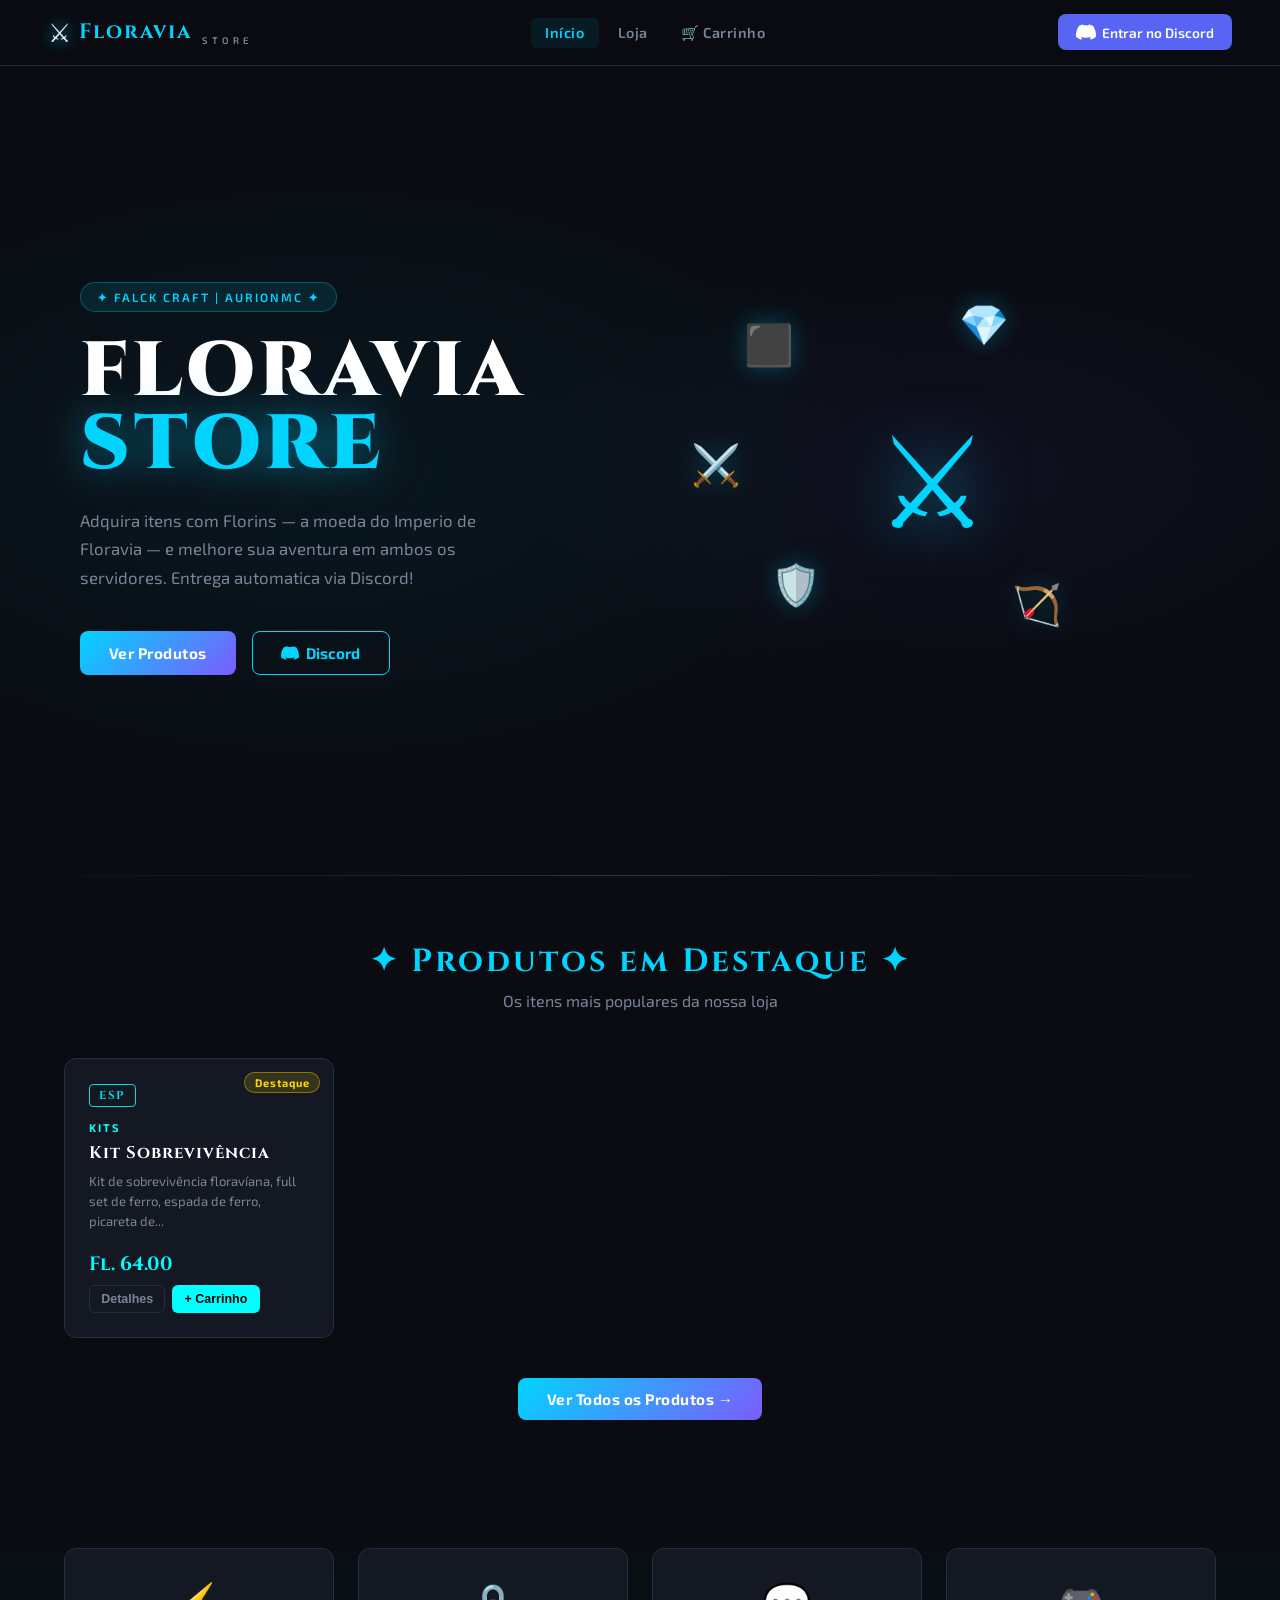
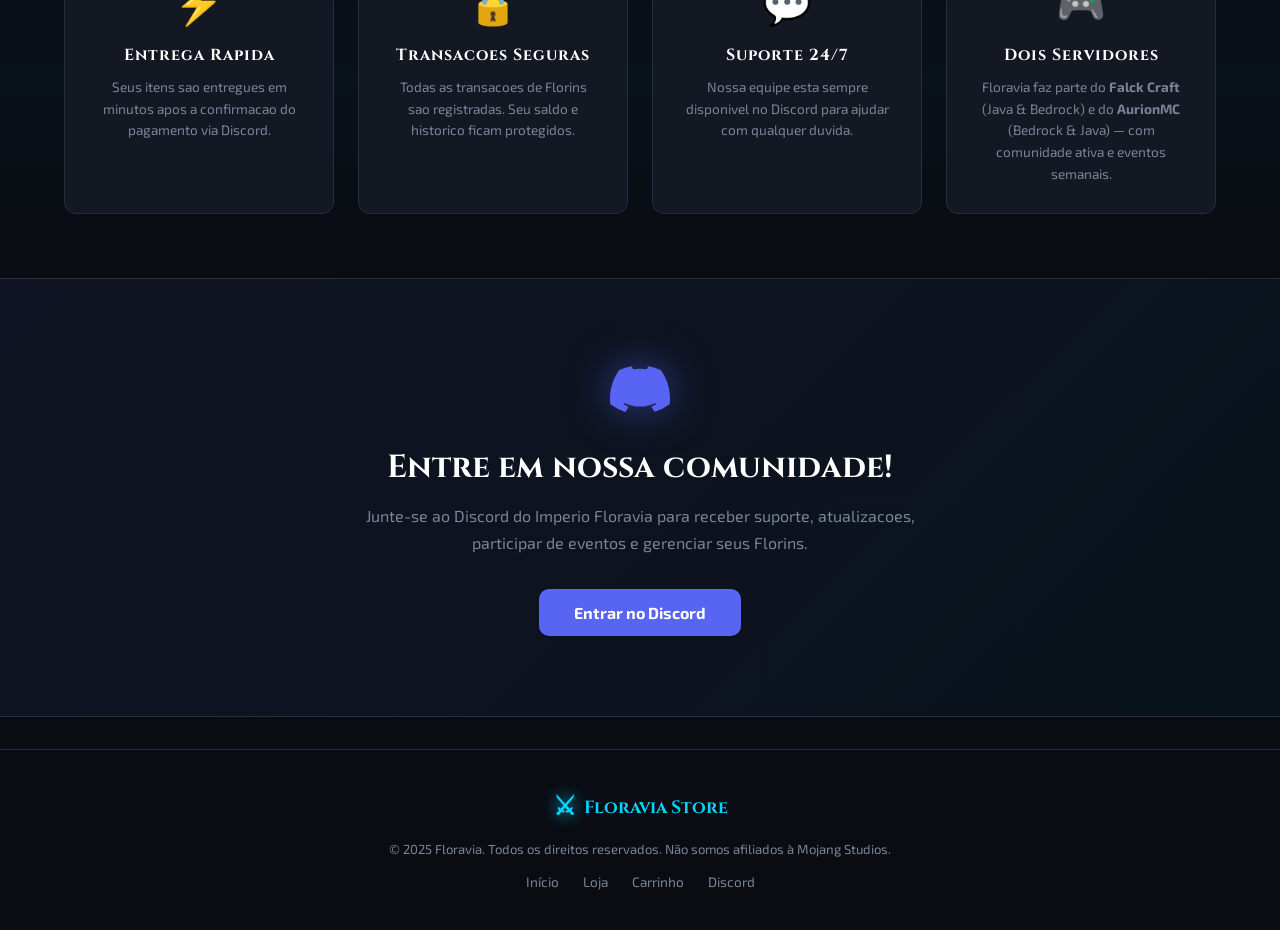
<file: index.html>
<!DOCTYPE html>
<html lang="pt-BR">
<head>
  <meta charset="UTF-8" />
  <meta name="viewport" content="width=device-width, initial-scale=1.0" />
  <title>Floravia Store - Loja Oficial</title>
  <link rel="stylesheet" href="style.css" />
  <link href="https://fonts.googleapis.com/css2?family=Cinzel:wght@400;700;900&family=Exo+2:wght@300;400;600;700&display=swap" rel="stylesheet" />
</head>
<body>

<!-- PARTÍCULAS DE FUNDO -->
<div class="particles" id="particles"></div>

<!-- NAVBAR -->
<nav class="navbar">
  <div class="nav-logo">
    <div class="logo-icon">⚔</div>
    <span class="logo-text">Floravia</span>
    <span class="logo-sub">STORE</span>
  </div>
  <ul class="nav-links">
    <li><a href="index.html" class="active">Início</a></li>
    <li><a href="loja.html">Loja</a></li>
    <li><a href="carrinho.html">🛒 Carrinho <span class="cart-badge" id="cartBadge">0</span></a></li>
  </ul>
  <a href="https://discord.gg/vR4H8276V" target="_blank" class="btn-discord">
    <svg width="20" height="20" viewBox="0 0 24 24" fill="currentColor"><path d="M20.317 4.37a19.791 19.791 0 0 0-4.885-1.515.074.074 0 0 0-.079.037c-.21.375-.444.864-.608 1.25a18.27 18.27 0 0 0-5.487 0 12.64 12.64 0 0 0-.617-1.25.077.077 0 0 0-.079-.037A19.736 19.736 0 0 0 3.677 4.37a.07.07 0 0 0-.032.027C.533 9.046-.32 13.58.099 18.057.1 18.082.114 18.105.132 18.12a19.9 19.9 0 0 0 5.993 3.03.078.078 0 0 0 .084-.028 14.09 14.09 0 0 0 1.226-1.994.076.076 0 0 0-.041-.106 13.107 13.107 0 0 1-1.872-.892.077.077 0 0 1-.008-.128 10.2 10.2 0 0 0 .372-.292.074.074 0 0 1 .077-.01c3.928 1.793 8.18 1.793 12.062 0a.074.074 0 0 1 .078.01c.12.098.246.198.373.292a.077.077 0 0 1-.006.127 12.299 12.299 0 0 1-1.873.892.077.077 0 0 0-.041.107c.36.698.772 1.362 1.225 1.993a.076.076 0 0 0 .084.028 19.839 19.839 0 0 0 6.002-3.03.077.077 0 0 0 .032-.054c.5-5.177-.838-9.674-3.549-13.66a.061.061 0 0 0-.031-.03z"/></svg>
    Entrar no Discord
  </a>
</nav>

<!-- HERO -->
<section class="hero">
  <div class="hero-content">
    <div class="hero-badge">✦ Falck Craft | AurionMC ✦</div>
    <h1 class="hero-title">FLORAVIA<br/><span>STORE</span></h1>
    <p class="hero-desc">Adquira itens com Florins — a moeda do Imperio de Floravia — e melhore sua aventura em ambos os servidores. Entrega automatica via Discord!</p>
    <div class="hero-btns">
      <a href="loja.html" class="btn-primary">Ver Produtos</a>
      <a href="https://discord.gg/vR4H8276V" target="_blank" class="btn-outline">
        <svg width="18" height="18" viewBox="0 0 24 24" fill="currentColor"><path d="M20.317 4.37a19.791 19.791 0 0 0-4.885-1.515.074.074 0 0 0-.079.037c-.21.375-.444.864-.608 1.25a18.27 18.27 0 0 0-5.487 0 12.64 12.64 0 0 0-.617-1.25.077.077 0 0 0-.079-.037A19.736 19.736 0 0 0 3.677 4.37a.07.07 0 0 0-.032.027C.533 9.046-.32 13.58.099 18.057.1 18.082.114 18.105.132 18.12a19.9 19.9 0 0 0 5.993 3.03.078.078 0 0 0 .084-.028 14.09 14.09 0 0 0 1.226-1.994.076.076 0 0 0-.041-.106 13.107 13.107 0 0 1-1.872-.892.077.077 0 0 1-.008-.128 10.2 10.2 0 0 0 .372-.292.074.074 0 0 1 .077-.01c3.928 1.793 8.18 1.793 12.062 0a.074.074 0 0 1 .078.01c.12.098.246.198.373.292a.077.077 0 0 1-.006.127 12.299 12.299 0 0 1-1.873.892.077.077 0 0 0-.041.107c.36.698.772 1.362 1.225 1.993a.076.076 0 0 0 .084.028 19.839 19.839 0 0 0 6.002-3.03.077.077 0 0 0 .032-.054c.5-5.177-.838-9.674-3.549-13.66a.061.061 0 0 0-.031-.03z"/></svg>
        Discord
      </a>
    </div>
  </div>
  <div class="hero-art">
    <div class="mc-block b1">⬛</div>
    <div class="mc-block b2">💎</div>
    <div class="mc-block b3">⚔️</div>
    <div class="mc-block b4">🛡️</div>
    <div class="mc-block b5">🏹</div>
    <div class="floating-sword">⚔</div>
  </div>
</section>

<!-- DESTAQUES -->
<section class="section-destaque">
  <div class="section-header">
    <h2>✦ Produtos em Destaque ✦</h2>
    <p>Os itens mais populares da nossa loja</p>
  </div>
  <div class="produtos-grid" id="destaqueGrid">
    <div class="loading-spinner">
      <div class="spinner"></div>
      <p>Carregando produtos...</p>
    </div>
  </div>
  <div class="section-footer">
    <a href="loja.html" class="btn-primary">Ver Todos os Produtos →</a>
  </div>
</section>

<!-- FEATURES -->
<section class="features">
  <div class="feature-card">
    <div class="feature-icon">⚡</div>
    <h3>Entrega Rapida</h3>
    <p>Seus itens sao entregues em minutos apos a confirmacao do pagamento via Discord.</p>
  </div>
  <div class="feature-card">
    <div class="feature-icon">🔒</div>
    <h3>Transacoes Seguras</h3>
    <p>Todas as transacoes de Florins sao registradas. Seu saldo e historico ficam protegidos.</p>
  </div>
  <div class="feature-card">
    <div class="feature-icon">💬</div>
    <h3>Suporte 24/7</h3>
    <p>Nossa equipe esta sempre disponivel no Discord para ajudar com qualquer duvida.</p>
  </div>
  <div class="feature-card">
    <div class="feature-icon">🎮</div>
    <h3>Dois Servidores</h3>
    <p>Floravia faz parte do <strong>Falck Craft</strong> (Java &amp; Bedrock) e do <strong>AurionMC</strong> (Bedrock &amp; Java) — com comunidade ativa e eventos semanais.</p>
  </div>
</section>

<!-- DISCORD CTA -->
<section class="discord-cta">
  <div class="discord-content">
    <div class="discord-icon">
      <svg width="60" height="60" viewBox="0 0 24 24" fill="currentColor"><path d="M20.317 4.37a19.791 19.791 0 0 0-4.885-1.515.074.074 0 0 0-.079.037c-.21.375-.444.864-.608 1.25a18.27 18.27 0 0 0-5.487 0 12.64 12.64 0 0 0-.617-1.25.077.077 0 0 0-.079-.037A19.736 19.736 0 0 0 3.677 4.37a.07.07 0 0 0-.032.027C.533 9.046-.32 13.58.099 18.057.1 18.082.114 18.105.132 18.12a19.9 19.9 0 0 0 5.993 3.03.078.078 0 0 0 .084-.028 14.09 14.09 0 0 0 1.226-1.994.076.076 0 0 0-.041-.106 13.107 13.107 0 0 1-1.872-.892.077.077 0 0 1-.008-.128 10.2 10.2 0 0 0 .372-.292.074.074 0 0 1 .077-.01c3.928 1.793 8.18 1.793 12.062 0a.074.074 0 0 1 .078.01c.12.098.246.198.373.292a.077.077 0 0 1-.006.127 12.299 12.299 0 0 1-1.873.892.077.077 0 0 0-.041.107c.36.698.772 1.362 1.225 1.993a.076.076 0 0 0 .084.028 19.839 19.839 0 0 0 6.002-3.03.077.077 0 0 0 .032-.054c.5-5.177-.838-9.674-3.549-13.66a.061.061 0 0 0-.031-.03z"/></svg>
    </div>
    <h2>Entre em nossa comunidade!</h2>
    <p>Junte-se ao Discord do Imperio Floravia para receber suporte, atualizacoes, participar de eventos e gerenciar seus Florins.</p>
    <a href="https://discord.gg/vR4H8276V" target="_blank" class="btn-discord-big">Entrar no Discord</a>
  </div>
</section>

<!-- FOOTER -->
<footer class="footer">
  <div class="footer-content">
    <div class="footer-logo">
      <div class="logo-icon">⚔</div>
      <span>Floravia Store</span>
    </div>
    <p>© 2025 Floravia. Todos os direitos reservados. Não somos afiliados à Mojang Studios.</p>
    <div class="footer-links">
      <a href="index.html">Início</a>
      <a href="loja.html">Loja</a>
      <a href="carrinho.html">Carrinho</a>
      <a href="https://discord.gg/vR4H8276V" target="_blank">Discord</a>
    </div>
  </div>
</footer>

<script src="app.js"></script>
<script>
  // Gerar partículas
  const container = document.getElementById('particles');
  for (let i = 0; i < 40; i++) {
    const p = document.createElement('div');
    p.className = 'particle';
    p.style.left = Math.random() * 100 + '%';
    p.style.animationDelay = Math.random() * 8 + 's';
    p.style.animationDuration = (6 + Math.random() * 6) + 's';
    p.style.width = p.style.height = (2 + Math.random() * 4) + 'px';
    container.appendChild(p);
  }

  // Carregar destaques
  carregarProdutos().then(produtos => {
    const destaques = produtos.filter(p => p.destaque === 'sim' && p.disponivel === 'sim');
    const grid = document.getElementById('destaqueGrid');
    grid.innerHTML = '';
    if (destaques.length === 0) {
      grid.innerHTML = '<p class="no-products">Nenhum produto em destaque no momento.</p>';
      return;
    }
    destaques.forEach(p => {
      grid.innerHTML += criarCardProduto(p);
    });
    atualizarBadge();
  }).catch(() => {
    document.getElementById('destaqueGrid').innerHTML = '<p class="no-products">Nao foi possivel carregar o produtos.txt. Verifique se o arquivo esta no repositorio.</p>';
  });
</script>
</body>
</html>
</file>
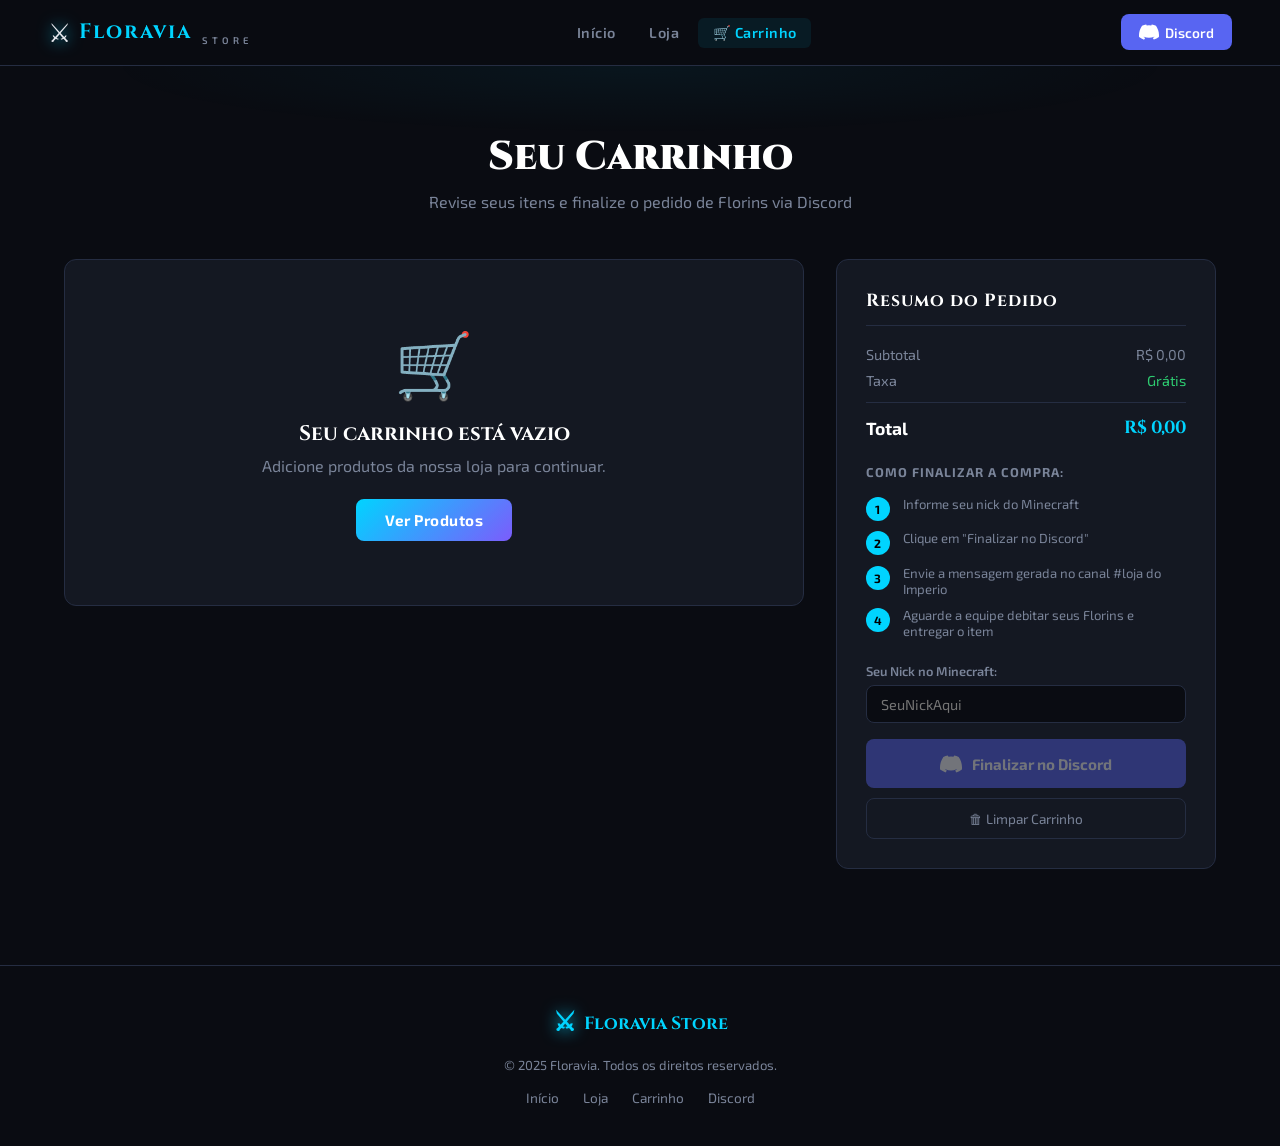
<file: carrinho.html>
<!DOCTYPE html>
<html lang="pt-BR">
<head>
  <meta charset="UTF-8" />
  <meta name="viewport" content="width=device-width, initial-scale=1.0" />
  <title>Carrinho - Floravia Store</title>
  <link rel="stylesheet" href="style.css" />
  <link href="https://fonts.googleapis.com/css2?family=Cinzel:wght@400;700;900&family=Exo+2:wght@300;400;600;700&display=swap" rel="stylesheet" />
</head>
<body>

<div class="particles" id="particles"></div>

<nav class="navbar">
  <div class="nav-logo">
    <div class="logo-icon">⚔</div>
    <span class="logo-text">Floravia</span>
    <span class="logo-sub">STORE</span>
  </div>
  <ul class="nav-links">
    <li><a href="index.html">Início</a></li>
    <li><a href="loja.html">Loja</a></li>
    <li><a href="carrinho.html" class="active">🛒 Carrinho <span class="cart-badge" id="cartBadge">0</span></a></li>
  </ul>
  <a href="https://discord.gg/vR4H8276V" target="_blank" class="btn-discord">
    <svg width="20" height="20" viewBox="0 0 24 24" fill="currentColor"><path d="M20.317 4.37a19.791 19.791 0 0 0-4.885-1.515.074.074 0 0 0-.079.037c-.21.375-.444.864-.608 1.25a18.27 18.27 0 0 0-5.487 0 12.64 12.64 0 0 0-.617-1.25.077.077 0 0 0-.079-.037A19.736 19.736 0 0 0 3.677 4.37a.07.07 0 0 0-.032.027C.533 9.046-.32 13.58.099 18.057.1 18.082.114 18.105.132 18.12a19.9 19.9 0 0 0 5.993 3.03.078.078 0 0 0 .084-.028 14.09 14.09 0 0 0 1.226-1.994.076.076 0 0 0-.041-.106 13.107 13.107 0 0 1-1.872-.892.077.077 0 0 1-.008-.128 10.2 10.2 0 0 0 .372-.292.074.074 0 0 1 .077-.01c3.928 1.793 8.18 1.793 12.062 0a.074.074 0 0 1 .078.01c.12.098.246.198.373.292a.077.077 0 0 1-.006.127 12.299 12.299 0 0 1-1.873.892.077.077 0 0 0-.041.107c.36.698.772 1.362 1.225 1.993a.076.076 0 0 0 .084.028 19.839 19.839 0 0 0 6.002-3.03.077.077 0 0 0 .032-.054c.5-5.177-.838-9.674-3.549-13.66a.061.061 0 0 0-.031-.03z"/></svg>
    Discord
  </a>
</nav>

<div class="page-header">
  <h1>Seu Carrinho</h1>
  <p>Revise seus itens e finalize o pedido de Florins via Discord</p>
</div>

<div class="carrinho-container">
  <!-- ITENS DO CARRINHO -->
  <div class="carrinho-itens" id="carrinhoItens">
    <div class="loading-spinner">
      <div class="spinner"></div>
    </div>
  </div>

  <!-- RESUMO -->
  <div class="carrinho-resumo">
    <div class="resumo-card">
      <h3>Resumo do Pedido</h3>
      <div class="resumo-linha">
        <span>Subtotal</span>
        <span id="subtotal">R$ 0,00</span>
      </div>
      <div class="resumo-linha">
        <span>Taxa</span>
        <span class="verde">Grátis</span>
      </div>
      <div class="resumo-total">
        <span>Total</span>
        <span id="total">R$ 0,00</span>
      </div>

      <div class="checkout-section">
        <h4>Como finalizar a compra:</h4>
        <div class="steps">
          <div class="step">
            <div class="step-num">1</div>
            <p>Informe seu nick do Minecraft</p>
          </div>
          <div class="step">
            <div class="step-num">2</div>
            <p>Clique em "Finalizar no Discord"</p>
          </div>
          <div class="step">
            <div class="step-num">3</div>
            <p>Envie a mensagem gerada no canal #loja do Imperio</p>
          </div>
          <div class="step">
            <div class="step-num">4</div>
            <p>Aguarde a equipe debitar seus Florins e entregar o item</p>
          </div>
        </div>

        <div class="nick-input-area">
          <label for="nickInput">Seu Nick no Minecraft:</label>
          <input type="text" id="nickInput" placeholder="SeuNickAqui" maxlength="16" />
        </div>

        <button class="btn-finalizar" id="btnFinalizar" onclick="finalizarCompra()">
          <svg width="22" height="22" viewBox="0 0 24 24" fill="currentColor"><path d="M20.317 4.37a19.791 19.791 0 0 0-4.885-1.515.074.074 0 0 0-.079.037c-.21.375-.444.864-.608 1.25a18.27 18.27 0 0 0-5.487 0 12.64 12.64 0 0 0-.617-1.25.077.077 0 0 0-.079-.037A19.736 19.736 0 0 0 3.677 4.37a.07.07 0 0 0-.032.027C.533 9.046-.32 13.58.099 18.057.1 18.082.114 18.105.132 18.12a19.9 19.9 0 0 0 5.993 3.03.078.078 0 0 0 .084-.028 14.09 14.09 0 0 0 1.226-1.994.076.076 0 0 0-.041-.106 13.107 13.107 0 0 1-1.872-.892.077.077 0 0 1-.008-.128 10.2 10.2 0 0 0 .372-.292.074.074 0 0 1 .077-.01c3.928 1.793 8.18 1.793 12.062 0a.074.074 0 0 1 .078.01c.12.098.246.198.373.292a.077.077 0 0 1-.006.127 12.299 12.299 0 0 1-1.873.892.077.077 0 0 0-.041.107c.36.698.772 1.362 1.225 1.993a.076.076 0 0 0 .084.028 19.839 19.839 0 0 0 6.002-3.03.077.077 0 0 0 .032-.054c.5-5.177-.838-9.674-3.549-13.66a.061.061 0 0 0-.031-.03z"/></svg>
          Finalizar no Discord
        </button>

        <button class="btn-limpar" onclick="limparCarrinho()">🗑 Limpar Carrinho</button>
      </div>
    </div>
  </div>
</div>

<!-- MODAL CONFIRMAÇÃO -->
<div class="modal-overlay" id="modalConfirmOverlay"></div>
<div class="modal" id="modalConfirm">
  <button class="modal-close" onclick="fecharConfirm()">✕</button>
  <div class="modal-body">
    <div class="confirm-icon">OK</div>
    <h2>Pedido Gerado!</h2>
    <p>Copie a mensagem abaixo e envie no canal <strong>#loja</strong> do nosso Discord:</p>
    <div class="mensagem-discord" id="mensagemDiscord"></div>
    <div class="confirm-btns">
      <button class="btn-copy" onclick="copiarMensagem()">Copiar Mensagem</button>
      <a href="https://discord.gg/vR4H8276V" target="_blank" class="btn-primary">Ir para o Discord</a>
    </div>
    <p class="confirm-obs">Apos enviar a mensagem, aguarde um atendente debitar seus Florins e entregar os itens.</p>
  </div>
</div>

<footer class="footer">
  <div class="footer-content">
    <div class="footer-logo">
      <div class="logo-icon">⚔</div>
      <span>Floravia Store</span>
    </div>
    <p>© 2025 Floravia. Todos os direitos reservados.</p>
    <div class="footer-links">
      <a href="index.html">Início</a>
      <a href="loja.html">Loja</a>
      <a href="carrinho.html">Carrinho</a>
      <a href="https://discord.gg/vR4H8276V" target="_blank">Discord</a>
    </div>
  </div>
</footer>

<script src="app.js"></script>
<script>
  const container = document.getElementById('particles');
  for (let i = 0; i < 20; i++) {
    const p = document.createElement('div');
    p.className = 'particle';
    p.style.left = Math.random() * 100 + '%';
    p.style.animationDelay = Math.random() * 8 + 's';
    p.style.animationDuration = (6 + Math.random() * 6) + 's';
    p.style.width = p.style.height = (2 + Math.random() * 4) + 'px';
    container.appendChild(p);
  }

  function renderCarrinho() {
    const carrinho = getCarrinho();
    const grid = document.getElementById('carrinhoItens');
    atualizarBadge();

    if (carrinho.length === 0) {
      grid.innerHTML = `
        <div class="carrinho-vazio">
          <div class="vazio-icon">🛒</div>
          <h3>Seu carrinho está vazio</h3>
          <p>Adicione produtos da nossa loja para continuar.</p>
          <a href="loja.html" class="btn-primary">Ver Produtos</a>
        </div>
      `;
      document.getElementById('subtotal').textContent = 'R$ 0,00';
      document.getElementById('total').textContent = 'R$ 0,00';
      document.getElementById('btnFinalizar').disabled = true;
      return;
    }

    document.getElementById('btnFinalizar').disabled = false;
    grid.innerHTML = '';
    let total = 0;

    carrinho.forEach((item, i) => {
      const preco = parseFloat(item.preco);
      total += preco;
      const label = getIconeEmoji(item.icone);
      grid.innerHTML += `
        <div class="carrinho-item" style="border-left: 3px solid ${item.cor || '#00d4ff'}">
          <div class="item-icon" style="color: ${item.cor || '#00d4ff'}; font-size:0.75rem; font-weight:700; letter-spacing:0.05em">${label}</div>
          <div class="item-info">
            <h4>${item.nome}</h4>
            <span class="item-cat">${item.categoria}</span>
          </div>
          <div class="item-preco">Fl. ${item.preco}</div>
          <button class="item-remove" onclick="removerItem(${i})">X</button>
        </div>
      `;
    });

    const totalStr = total.toFixed(2).replace('.', ',');
    document.getElementById('subtotal').textContent = `Fl. ${totalStr}`;
    document.getElementById('total').textContent = `Fl. ${totalStr}`;
  }

  window.removerItem = function(index) {
    const carrinho = getCarrinho();
    carrinho.splice(index, 1);
    salvarCarrinho(carrinho);
    renderCarrinho();
  };

  window.limparCarrinho = function() {
    if (confirm('Tem certeza que deseja limpar o carrinho?')) {
      salvarCarrinho([]);
      renderCarrinho();
    }
  };

  window.finalizarCompra = function() {
    const nick = document.getElementById('nickInput').value.trim();
    if (!nick) {
      alert('Por favor, informe seu nick do Minecraft!');
      document.getElementById('nickInput').focus();
      return;
    }

    const carrinho = getCarrinho();
    if (carrinho.length === 0) return;

    let total = carrinho.reduce((s, i) => s + parseFloat(i.preco), 0);
    const itensLista = carrinho.map(i => `• ${i.nome} - R$ ${i.preco}`).join('\n');
    
    const mensagem = `**NOVO PEDIDO - LOJA FLORAVIA**\n\nNick Minecraft: ${nick}\n\nItens do Pedido:\n${itensLista}\n\nTotal: Fl. ${total.toFixed(2).replace('.', ',')}\n\nPedido feito em: ${new Date().toLocaleString('pt-BR')}`;

    document.getElementById('mensagemDiscord').textContent = mensagem;
    document.getElementById('modalConfirmOverlay').classList.add('active');
    document.getElementById('modalConfirm').classList.add('active');
  };

  window.copiarMensagem = function() {
    const texto = document.getElementById('mensagemDiscord').textContent;
    navigator.clipboard.writeText(texto).then(() => {
      const btn = document.querySelector('.btn-copy');
      btn.textContent = '✅ Copiado!';
      setTimeout(() => btn.textContent = '📋 Copiar Mensagem', 2000);
    });
  };

  window.fecharConfirm = function() {
    document.getElementById('modalConfirmOverlay').classList.remove('active');
    document.getElementById('modalConfirm').classList.remove('active');
  };

  carregarProdutos().then(() => renderCarrinho());
</script>
</body>
</html>
</file>
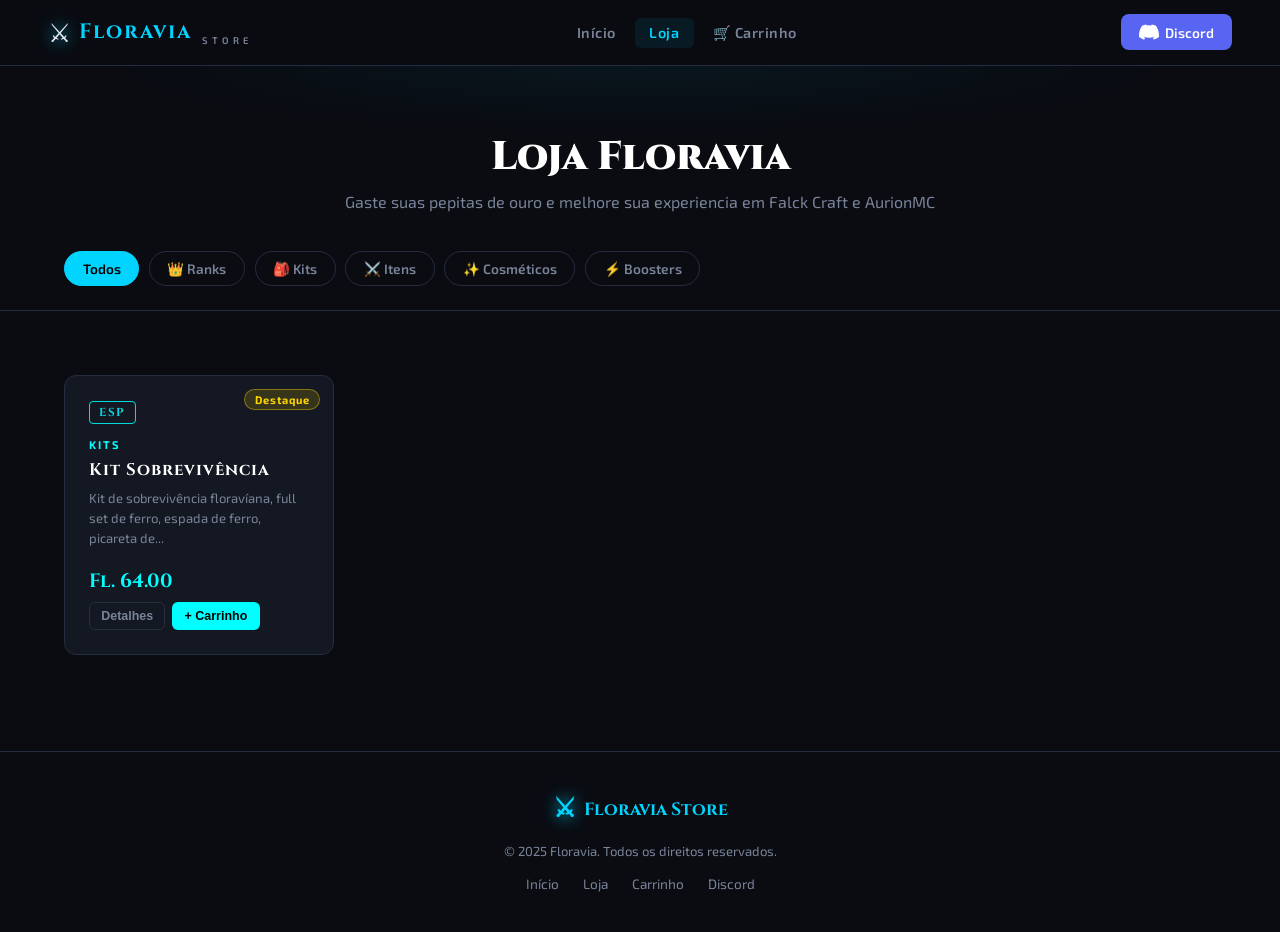
<file: loja.html>
<!DOCTYPE html>
<html lang="pt-BR">
<head>
  <meta charset="UTF-8" />
  <meta name="viewport" content="width=device-width, initial-scale=1.0" />
  <title>Loja - Floravia Store</title>
  <link rel="stylesheet" href="style.css" />
  <link href="https://fonts.googleapis.com/css2?family=Cinzel:wght@400;700;900&family=Exo+2:wght@300;400;600;700&display=swap" rel="stylesheet" />
</head>
<body>

<div class="particles" id="particles"></div>

<nav class="navbar">
  <div class="nav-logo">
    <div class="logo-icon">⚔</div>
    <span class="logo-text">Floravia</span>
    <span class="logo-sub">STORE</span>
  </div>
  <ul class="nav-links">
    <li><a href="index.html">Início</a></li>
    <li><a href="loja.html" class="active">Loja</a></li>
    <li><a href="carrinho.html">🛒 Carrinho <span class="cart-badge" id="cartBadge">0</span></a></li>
  </ul>
  <a href="https://discord.gg/vR4H8276V" target="_blank" class="btn-discord">
    <svg width="20" height="20" viewBox="0 0 24 24" fill="currentColor"><path d="M20.317 4.37a19.791 19.791 0 0 0-4.885-1.515.074.074 0 0 0-.079.037c-.21.375-.444.864-.608 1.25a18.27 18.27 0 0 0-5.487 0 12.64 12.64 0 0 0-.617-1.25.077.077 0 0 0-.079-.037A19.736 19.736 0 0 0 3.677 4.37a.07.07 0 0 0-.032.027C.533 9.046-.32 13.58.099 18.057.1 18.082.114 18.105.132 18.12a19.9 19.9 0 0 0 5.993 3.03.078.078 0 0 0 .084-.028 14.09 14.09 0 0 0 1.226-1.994.076.076 0 0 0-.041-.106 13.107 13.107 0 0 1-1.872-.892.077.077 0 0 1-.008-.128 10.2 10.2 0 0 0 .372-.292.074.074 0 0 1 .077-.01c3.928 1.793 8.18 1.793 12.062 0a.074.074 0 0 1 .078.01c.12.098.246.198.373.292a.077.077 0 0 1-.006.127 12.299 12.299 0 0 1-1.873.892.077.077 0 0 0-.041.107c.36.698.772 1.362 1.225 1.993a.076.076 0 0 0 .084.028 19.839 19.839 0 0 0 6.002-3.03.077.077 0 0 0 .032-.054c.5-5.177-.838-9.674-3.549-13.66a.061.061 0 0 0-.031-.03z"/></svg>
    Discord
  </a>
</nav>

<div class="page-header">
  <h1>Loja Floravia</h1>
  <p>Gaste suas pepitas de ouro e melhore sua experiencia em Falck Craft e AurionMC</p>
</div>

<!-- FILTROS -->
<div class="filtros-bar">
  <button class="filtro-btn active" data-cat="todos">Todos</button>
  <button class="filtro-btn" data-cat="ranks">👑 Ranks</button>
  <button class="filtro-btn" data-cat="kits">🎒 Kits</button>
  <button class="filtro-btn" data-cat="itens">⚔️ Itens</button>
  <button class="filtro-btn" data-cat="cosmeticos">✨ Cosméticos</button>
  <button class="filtro-btn" data-cat="boosters">⚡ Boosters</button>
</div>

<div class="loja-container">
  <div class="produtos-grid" id="produtosGrid">
    <div class="loading-spinner">
      <div class="spinner"></div>
      <p>Carregando produtos...</p>
    </div>
  </div>
</div>

<!-- MODAL PRODUTO -->
<div class="modal-overlay" id="modalOverlay" onclick="fecharModal()"></div>
<div class="modal" id="modalProduto">
  <button class="modal-close" onclick="fecharModal()">✕</button>
  <div class="modal-body" id="modalBody"></div>
</div>

<footer class="footer">
  <div class="footer-content">
    <div class="footer-logo">
      <div class="logo-icon">⚔</div>
      <span>Floravia Store</span>
    </div>
    <p>© 2025 Floravia. Todos os direitos reservados.</p>
    <div class="footer-links">
      <a href="index.html">Início</a>
      <a href="loja.html">Loja</a>
      <a href="carrinho.html">Carrinho</a>
      <a href="https://discord.gg/vR4H8276V" target="_blank">Discord</a>
    </div>
  </div>
</footer>

<script src="app.js"></script>
<script>
  // Partículas
  const container = document.getElementById('particles');
  for (let i = 0; i < 25; i++) {
    const p = document.createElement('div');
    p.className = 'particle';
    p.style.left = Math.random() * 100 + '%';
    p.style.animationDelay = Math.random() * 8 + 's';
    p.style.animationDuration = (6 + Math.random() * 6) + 's';
    p.style.width = p.style.height = (2 + Math.random() * 4) + 'px';
    container.appendChild(p);
  }

  let todosOsProdutos = [];
  let categoriaAtiva = 'todos';

  carregarProdutos().then(produtos => {
    todosOsProdutos = produtos;
    renderizarProdutos();
    atualizarBadge();
  }).catch(() => {
    document.getElementById('produtosGrid').innerHTML = '<p class="no-products">Nao foi possivel carregar o produtos.txt. Verifique se o arquivo esta no repositorio.</p>';
  });

  function renderizarProdutos() {
    const grid = document.getElementById('produtosGrid');
    let filtrados = todosOsProdutos;
    if (categoriaAtiva !== 'todos') {
      filtrados = todosOsProdutos.filter(p => p.categoria === categoriaAtiva);
    }
    grid.innerHTML = '';
    if (filtrados.length === 0) {
      grid.innerHTML = '<p class="no-products">Nenhum produto nesta categoria.</p>';
      return;
    }
    filtrados.forEach(p => {
      grid.innerHTML += criarCardProduto(p);
    });
  }

  // Filtros
  document.querySelectorAll('.filtro-btn').forEach(btn => {
    btn.addEventListener('click', () => {
      document.querySelectorAll('.filtro-btn').forEach(b => b.classList.remove('active'));
      btn.classList.add('active');
      categoriaAtiva = btn.dataset.cat;
      renderizarProdutos();
    });
  });

  // Modal
  window.abrirModal = function(nome) {
    const produto = todosOsProdutos.find(p => p.nome === nome);
    if (!produto) return;
    const iconeLabel = getIconeEmoji(produto.icone);
    document.getElementById('modalBody').innerHTML = `
      <div class="modal-header" style="border-color: ${produto.cor}">
        <div class="modal-icon" style="background: ${produto.cor}20; color: ${produto.cor}; font-size:0.85rem; font-weight:700; letter-spacing:0.05em">${iconeLabel}</div>
        <div class="modal-title-area">
          <span class="tag-categoria">${produto.categoria}</span>
          <h2>${produto.nome}</h2>
          ${produto.destaque === 'sim' ? '<span class="badge-destaque">Destaque</span>' : ''}
        </div>
        <div class="modal-preco" style="color: ${produto.cor}">PO. ${produto.preco}</div>
      </div>
      <div class="modal-desc">${produto.descricao}</div>
      <div class="modal-acoes">
        ${produto.disponivel === 'sim'
          ? `<button class="btn-primary" onclick="adicionarCarrinho('${produto.nome}'); fecharModal()">Adicionar ao Carrinho</button>
             <a href="carrinho.html" class="btn-outline">Ver Carrinho</a>`
          : '<button class="btn-disabled" disabled>Indisponivel no momento</button>'
        }
      </div>
    `;
    document.getElementById('modalOverlay').classList.add('active');
    document.getElementById('modalProduto').classList.add('active');
  };

  window.fecharModal = function() {
    document.getElementById('modalOverlay').classList.remove('active');
    document.getElementById('modalProduto').classList.remove('active');
  };
</script>
</body>
</html>
</file>
<file: style.css>
/* =============================================
   FLORAVIA STORE - CSS Principal
   Tema: Dark Fantasy Minecraft
   ============================================= */

@import url('https://fonts.googleapis.com/css2?family=Cinzel:wght@400;700;900&family=Exo+2:wght@300;400;600;700&display=swap');

:root {
  --bg-dark: #0a0c12;
  --bg-mid: #0f1218;
  --bg-card: #141822;
  --bg-card2: #1a1f2e;
  --border: #252d42;
  --border-glow: #2a3550;
  --accent: #00d4ff;
  --accent2: #7c5cfc;
  --gold: #FFD700;
  --green: #2ecc71;
  --red: #e74c3c;
  --text: #e8eaf0;
  --text-muted: #7a8499;
  --discord: #5865F2;
  --font-title: 'Cinzel', serif;
  --font-body: 'Exo 2', sans-serif;
}

* { margin: 0; padding: 0; box-sizing: border-box; }

html { scroll-behavior: smooth; }

body {
  background: var(--bg-dark);
  color: var(--text);
  font-family: var(--font-body);
  min-height: 100vh;
  overflow-x: hidden;
}

/* PARTÍCULAS */
.particles {
  position: fixed;
  inset: 0;
  pointer-events: none;
  z-index: 0;
  overflow: hidden;
}
.particle {
  position: absolute;
  border-radius: 50%;
  background: var(--accent);
  opacity: 0;
  animation: floatUp linear infinite;
}
@keyframes floatUp {
  0% { transform: translateY(100vh) scale(0); opacity: 0; }
  10% { opacity: 0.4; }
  90% { opacity: 0.15; }
  100% { transform: translateY(-10vh) scale(1); opacity: 0; }
}

/* =============================================
   NAVBAR
   ============================================= */
.navbar {
  position: sticky;
  top: 0;
  z-index: 100;
  display: flex;
  align-items: center;
  gap: 2rem;
  padding: 0.9rem 3rem;
  background: rgba(10, 12, 18, 0.92);
  backdrop-filter: blur(16px);
  border-bottom: 1px solid var(--border);
}

.nav-logo {
  display: flex;
  align-items: center;
  gap: 0.5rem;
  text-decoration: none;
  flex-shrink: 0;
}
.logo-icon {
  font-size: 1.6rem;
  filter: drop-shadow(0 0 8px var(--accent));
}
.logo-text {
  font-family: var(--font-title);
  font-size: 1.3rem;
  font-weight: 700;
  color: var(--accent);
  letter-spacing: 2px;
}
.logo-sub {
  font-size: 0.6rem;
  font-weight: 600;
  letter-spacing: 4px;
  color: var(--text-muted);
  text-transform: uppercase;
  margin-left: 2px;
  align-self: flex-end;
  margin-bottom: 2px;
}

.nav-links {
  display: flex;
  list-style: none;
  gap: 0.3rem;
  flex: 1;
  justify-content: center;
}
.nav-links a {
  color: var(--text-muted);
  text-decoration: none;
  font-size: 0.9rem;
  font-weight: 600;
  padding: 0.4rem 0.9rem;
  border-radius: 6px;
  transition: all 0.2s;
  letter-spacing: 0.5px;
}
.nav-links a:hover,
.nav-links a.active {
  color: var(--accent);
  background: rgba(0,212,255,0.08);
}

.cart-badge {
  display: inline-flex;
  align-items: center;
  justify-content: center;
  background: var(--accent);
  color: #000;
  border-radius: 50%;
  width: 18px;
  height: 18px;
  font-size: 0.65rem;
  font-weight: 700;
  margin-left: 4px;
  vertical-align: middle;
}

.btn-discord {
  display: flex;
  align-items: center;
  gap: 0.4rem;
  background: var(--discord);
  color: #fff;
  padding: 0.5rem 1.1rem;
  border-radius: 8px;
  text-decoration: none;
  font-size: 0.85rem;
  font-weight: 600;
  transition: all 0.2s;
  flex-shrink: 0;
}
.btn-discord:hover {
  background: #4752c4;
  transform: translateY(-1px);
  box-shadow: 0 4px 16px rgba(88,101,242,0.4);
}

/* =============================================
   BUTTONS
   ============================================= */
.btn-primary {
  display: inline-flex;
  align-items: center;
  justify-content: center;
  gap: 0.4rem;
  background: linear-gradient(135deg, var(--accent), var(--accent2));
  color: #fff;
  padding: 0.75rem 1.8rem;
  border-radius: 8px;
  text-decoration: none;
  font-family: var(--font-body);
  font-size: 0.95rem;
  font-weight: 700;
  border: none;
  cursor: pointer;
  transition: all 0.25s;
  letter-spacing: 0.5px;
}
.btn-primary:hover {
  transform: translateY(-2px);
  box-shadow: 0 6px 24px rgba(0,212,255,0.35);
  filter: brightness(1.15);
}

.btn-outline {
  display: inline-flex;
  align-items: center;
  gap: 0.4rem;
  background: transparent;
  color: var(--accent);
  padding: 0.75rem 1.8rem;
  border-radius: 8px;
  text-decoration: none;
  font-size: 0.95rem;
  font-weight: 700;
  border: 1.5px solid var(--accent);
  cursor: pointer;
  transition: all 0.25s;
}
.btn-outline:hover {
  background: rgba(0,212,255,0.1);
  transform: translateY(-2px);
}

.btn-disabled {
  background: var(--border);
  color: var(--text-muted);
  padding: 0.6rem 1.2rem;
  border-radius: 8px;
  border: none;
  cursor: not-allowed;
  font-size: 0.85rem;
  font-weight: 600;
}

/* =============================================
   HERO
   ============================================= */
.hero {
  position: relative;
  z-index: 1;
  display: grid;
  grid-template-columns: 1fr 1fr;
  align-items: center;
  gap: 3rem;
  padding: 6rem 5rem 5rem;
  min-height: 90vh;
  background:
    radial-gradient(ellipse 70% 60% at 25% 50%, rgba(0,212,255,0.06) 0%, transparent 70%),
    radial-gradient(ellipse 50% 40% at 75% 50%, rgba(124,92,252,0.06) 0%, transparent 70%);
}

.hero::before {
  content: '';
  position: absolute;
  bottom: 0;
  left: 0;
  right: 0;
  height: 1px;
  background: linear-gradient(90deg, transparent, var(--border-glow), transparent);
}

.hero-badge {
  display: inline-block;
  background: rgba(0,212,255,0.1);
  border: 1px solid rgba(0,212,255,0.3);
  color: var(--accent);
  padding: 0.4rem 1rem;
  border-radius: 100px;
  font-size: 0.75rem;
  font-weight: 600;
  letter-spacing: 2px;
  text-transform: uppercase;
  margin-bottom: 1.5rem;
}

.hero-title {
  font-family: var(--font-title);
  font-size: clamp(3rem, 6vw, 5.5rem);
  font-weight: 900;
  line-height: 0.95;
  letter-spacing: 4px;
  color: #fff;
  margin-bottom: 1.5rem;
}
.hero-title span {
  color: var(--accent);
  text-shadow: 0 0 40px rgba(0,212,255,0.5);
}

.hero-desc {
  color: var(--text-muted);
  font-size: 1.05rem;
  line-height: 1.7;
  max-width: 440px;
  margin-bottom: 2.5rem;
}

.hero-btns {
  display: flex;
  gap: 1rem;
  flex-wrap: wrap;
}

/* Hero decorativo */
.hero-art {
  position: relative;
  display: flex;
  align-items: center;
  justify-content: center;
  height: 400px;
}

.mc-block {
  position: absolute;
  font-size: 2.5rem;
  animation: floatBlock ease-in-out infinite;
  filter: drop-shadow(0 0 12px rgba(0,212,255,0.3));
}
.b1 { top: 10%; left: 15%; animation-duration: 4s; animation-delay: 0s; }
.b2 { top: 5%; left: 55%; animation-duration: 5s; animation-delay: 1s; }
.b3 { top: 40%; left: 5%; animation-duration: 4.5s; animation-delay: 0.5s; }
.b4 { top: 70%; left: 20%; animation-duration: 5.5s; animation-delay: 1.5s; }
.b5 { top: 75%; left: 65%; animation-duration: 4s; animation-delay: 0.8s; }

.floating-sword {
  font-size: 8rem;
  animation: floatSword 3.5s ease-in-out infinite;
  filter: drop-shadow(0 0 30px rgba(0,212,255,0.6));
  color: var(--accent);
}

@keyframes floatBlock {
  0%, 100% { transform: translateY(0) rotate(0deg); }
  50% { transform: translateY(-20px) rotate(10deg); }
}
@keyframes floatSword {
  0%, 100% { transform: translateY(0) rotate(-10deg); }
  50% { transform: translateY(-15px) rotate(10deg); }
}

/* =============================================
   SEÇÕES
   ============================================= */
.section-destaque, .loja-container {
  position: relative;
  z-index: 1;
  padding: 4rem 4rem;
}

.section-header {
  text-align: center;
  margin-bottom: 3rem;
}
.section-header h2 {
  font-family: var(--font-title);
  font-size: 2rem;
  font-weight: 700;
  color: var(--accent);
  letter-spacing: 3px;
  margin-bottom: 0.5rem;
}
.section-header p {
  color: var(--text-muted);
  font-size: 1rem;
}

.section-footer {
  text-align: center;
  margin-top: 2.5rem;
}

/* =============================================
   GRID DE PRODUTOS
   ============================================= */
.produtos-grid {
  display: grid;
  grid-template-columns: repeat(auto-fill, minmax(260px, 1fr));
  gap: 1.5rem;
}

.produto-card {
  background: var(--bg-card);
  border: 1px solid var(--border);
  border-radius: 12px;
  padding: 1.5rem;
  position: relative;
  transition: all 0.3s;
  overflow: hidden;
}
.produto-card::before {
  content: '';
  position: absolute;
  top: 0;
  left: 0;
  right: 0;
  height: 2px;
  background: var(--produto-cor, var(--accent));
  opacity: 0;
  transition: opacity 0.3s;
}
.produto-card:hover {
  transform: translateY(-4px);
  border-color: var(--produto-cor, var(--accent));
  box-shadow: 0 8px 32px rgba(0,0,0,0.4), 0 0 0 1px var(--produto-cor, var(--accent))20;
}
.produto-card:hover::before { opacity: 1; }

.produto-card.indisponivel {
  opacity: 0.6;
  filter: grayscale(0.5);
}

.card-badge-destaque {
  position: absolute;
  top: 0.8rem;
  right: 0.8rem;
  background: rgba(255,215,0,0.15);
  border: 1px solid rgba(255,215,0,0.4);
  color: var(--gold);
  font-size: 0.68rem;
  font-weight: 700;
  padding: 0.2rem 0.6rem;
  border-radius: 100px;
  letter-spacing: 1px;
}

.card-badge-off {
  position: absolute;
  top: 0.8rem;
  right: 0.8rem;
  background: rgba(231,76,60,0.15);
  border: 1px solid rgba(231,76,60,0.4);
  color: var(--red);
  font-size: 0.68rem;
  font-weight: 700;
  padding: 0.2rem 0.6rem;
  border-radius: 100px;
}

.card-icon {
  font-size: 2.8rem;
  margin-bottom: 0.8rem;
  line-height: 1;
  filter: drop-shadow(0 0 8px var(--produto-cor, var(--accent)));
}

.card-icon-label {
  display: inline-block;
  font-family: var(--font-title);
  font-size: 0.72rem;
  font-weight: 700;
  letter-spacing: 0.15em;
  text-transform: uppercase;
  border: 1px solid currentColor;
  border-radius: 4px;
  padding: 0.2rem 0.55rem;
  margin-bottom: 0.9rem;
  opacity: 0.85;
  box-shadow: 0 0 8px currentColor22;
}

.card-cat {
  font-size: 0.7rem;
  font-weight: 700;
  letter-spacing: 2px;
  text-transform: uppercase;
  color: var(--produto-cor, var(--accent));
  margin-bottom: 0.5rem;
}

.card-nome {
  font-family: var(--font-title);
  font-size: 1.05rem;
  font-weight: 700;
  color: #fff;
  margin-bottom: 0.5rem;
  letter-spacing: 1px;
}

.card-desc {
  font-size: 0.82rem;
  color: var(--text-muted);
  line-height: 1.5;
  margin-bottom: 1.2rem;
  flex-grow: 1;
}

.card-footer {
  display: flex;
  align-items: center;
  justify-content: space-between;
  gap: 0.5rem;
  flex-wrap: wrap;
}

.card-preco {
  font-family: var(--font-title);
  font-size: 1.2rem;
  font-weight: 700;
  color: var(--produto-cor, var(--accent));
}

.card-btns {
  display: flex;
  gap: 0.4rem;
}

.btn-info {
  background: transparent;
  border: 1px solid var(--border);
  color: var(--text-muted);
  padding: 0.4rem 0.7rem;
  border-radius: 6px;
  font-size: 0.78rem;
  font-weight: 600;
  cursor: pointer;
  transition: all 0.2s;
}
.btn-info:hover {
  border-color: var(--produto-cor, var(--accent));
  color: var(--produto-cor, var(--accent));
}

.btn-add {
  background: var(--produto-cor, var(--accent));
  color: #000;
  border: none;
  padding: 0.4rem 0.8rem;
  border-radius: 6px;
  font-size: 0.78rem;
  font-weight: 700;
  cursor: pointer;
  transition: all 0.2s;
}
.btn-add:hover {
  filter: brightness(1.2);
  transform: translateY(-1px);
}

/* =============================================
   FILTROS
   ============================================= */
.filtros-bar {
  position: relative;
  z-index: 1;
  display: flex;
  gap: 0.6rem;
  flex-wrap: wrap;
  padding: 1.5rem 4rem;
  border-bottom: 1px solid var(--border);
}

.filtro-btn {
  background: transparent;
  border: 1px solid var(--border);
  color: var(--text-muted);
  padding: 0.5rem 1.1rem;
  border-radius: 100px;
  font-size: 0.85rem;
  font-weight: 600;
  cursor: pointer;
  transition: all 0.2s;
  font-family: var(--font-body);
}
.filtro-btn:hover {
  border-color: var(--accent);
  color: var(--accent);
}
.filtro-btn.active {
  background: var(--accent);
  border-color: var(--accent);
  color: #000;
}

/* =============================================
   PAGE HEADER
   ============================================= */
.page-header {
  position: relative;
  z-index: 1;
  text-align: center;
  padding: 4rem 2rem 1rem;
  background: radial-gradient(ellipse 60% 60% at 50% 0%, rgba(0,212,255,0.05) 0%, transparent 70%);
}
.page-header h1 {
  font-family: var(--font-title);
  font-size: 2.5rem;
  font-weight: 900;
  color: #fff;
  margin-bottom: 0.5rem;
}
.page-header p {
  color: var(--text-muted);
}

/* =============================================
   MODAL
   ============================================= */
.modal-overlay {
  position: fixed;
  inset: 0;
  background: rgba(0,0,0,0.7);
  backdrop-filter: blur(4px);
  z-index: 200;
  opacity: 0;
  pointer-events: none;
  transition: opacity 0.3s;
}
.modal-overlay.active { opacity: 1; pointer-events: all; }

.modal {
  position: fixed;
  top: 50%;
  left: 50%;
  transform: translate(-50%, -50%) scale(0.9);
  background: var(--bg-card);
  border: 1px solid var(--border-glow);
  border-radius: 16px;
  padding: 2rem;
  z-index: 201;
  width: min(540px, 92vw);
  max-height: 90vh;
  overflow-y: auto;
  opacity: 0;
  pointer-events: none;
  transition: all 0.3s;
}
.modal.active {
  opacity: 1;
  pointer-events: all;
  transform: translate(-50%, -50%) scale(1);
}

.modal-close {
  position: absolute;
  top: 1rem;
  right: 1rem;
  background: transparent;
  border: 1px solid var(--border);
  color: var(--text-muted);
  width: 32px;
  height: 32px;
  border-radius: 6px;
  cursor: pointer;
  font-size: 0.9rem;
  transition: all 0.2s;
}
.modal-close:hover {
  border-color: var(--red);
  color: var(--red);
}

.modal-header {
  display: flex;
  align-items: flex-start;
  gap: 1rem;
  padding-bottom: 1.2rem;
  border-bottom: 1px solid var(--border);
  margin-bottom: 1.2rem;
  flex-wrap: wrap;
}
.modal-icon {
  width: 60px;
  height: 60px;
  border-radius: 12px;
  display: flex;
  align-items: center;
  justify-content: center;
  font-size: 2rem;
  flex-shrink: 0;
}
.modal-title-area { flex: 1; }
.tag-categoria {
  font-size: 0.65rem;
  font-weight: 700;
  letter-spacing: 2px;
  text-transform: uppercase;
  color: var(--text-muted);
  display: block;
  margin-bottom: 0.3rem;
}
.modal-title-area h2 {
  font-family: var(--font-title);
  font-size: 1.4rem;
  font-weight: 700;
  color: #fff;
}
.badge-destaque {
  display: inline-block;
  background: rgba(255,215,0,0.12);
  border: 1px solid rgba(255,215,0,0.3);
  color: var(--gold);
  font-size: 0.68rem;
  padding: 0.2rem 0.6rem;
  border-radius: 100px;
  margin-top: 0.3rem;
}
.modal-preco {
  font-family: var(--font-title);
  font-size: 1.8rem;
  font-weight: 700;
  white-space: nowrap;
}
.modal-desc {
  color: var(--text-muted);
  line-height: 1.7;
  margin-bottom: 1.5rem;
  font-size: 0.95rem;
}
.modal-acoes {
  display: flex;
  gap: 0.8rem;
  flex-wrap: wrap;
}

/* =============================================
   FEATURES
   ============================================= */
.features {
  position: relative;
  z-index: 1;
  display: grid;
  grid-template-columns: repeat(auto-fit, minmax(220px, 1fr));
  gap: 1.5rem;
  padding: 4rem;
  background: linear-gradient(180deg, transparent, rgba(0,212,255,0.03), transparent);
}

.feature-card {
  background: var(--bg-card);
  border: 1px solid var(--border);
  border-radius: 12px;
  padding: 1.8rem;
  text-align: center;
  transition: all 0.3s;
}
.feature-card:hover {
  border-color: var(--accent);
  transform: translateY(-3px);
}
.feature-icon {
  font-size: 2.5rem;
  margin-bottom: 1rem;
  display: block;
}
.feature-card h3 {
  font-family: var(--font-title);
  font-size: 1rem;
  font-weight: 700;
  color: #fff;
  margin-bottom: 0.6rem;
  letter-spacing: 1px;
}
.feature-card p {
  font-size: 0.85rem;
  color: var(--text-muted);
  line-height: 1.6;
}

/* =============================================
   DISCORD CTA
   ============================================= */
.discord-cta {
  position: relative;
  z-index: 1;
  padding: 5rem 4rem;
  background: linear-gradient(135deg, rgba(88,101,242,0.08) 0%, rgba(0,212,255,0.04) 100%);
  border-top: 1px solid var(--border);
  border-bottom: 1px solid var(--border);
  text-align: center;
}
.discord-content { max-width: 600px; margin: 0 auto; }
.discord-icon {
  color: var(--discord);
  margin-bottom: 1.5rem;
  filter: drop-shadow(0 0 20px rgba(88,101,242,0.5));
}
.discord-cta h2 {
  font-family: var(--font-title);
  font-size: 2rem;
  font-weight: 700;
  color: #fff;
  margin-bottom: 0.8rem;
}
.discord-cta p {
  color: var(--text-muted);
  font-size: 1rem;
  margin-bottom: 2rem;
  line-height: 1.7;
}
.btn-discord-big {
  display: inline-flex;
  align-items: center;
  gap: 0.6rem;
  background: var(--discord);
  color: #fff;
  padding: 0.9rem 2.2rem;
  border-radius: 10px;
  text-decoration: none;
  font-size: 1rem;
  font-weight: 700;
  transition: all 0.25s;
}
.btn-discord-big:hover {
  background: #4752c4;
  transform: translateY(-2px);
  box-shadow: 0 8px 28px rgba(88,101,242,0.45);
}

/* =============================================
   CARRINHO PAGE
   ============================================= */
.carrinho-container {
  position: relative;
  z-index: 1;
  display: grid;
  grid-template-columns: 1fr 380px;
  gap: 2rem;
  padding: 2rem 4rem 4rem;
  align-items: start;
}

.carrinho-itens {
  display: flex;
  flex-direction: column;
  gap: 0.8rem;
}

.carrinho-item {
  display: flex;
  align-items: center;
  gap: 1rem;
  background: var(--bg-card);
  border: 1px solid var(--border);
  border-radius: 10px;
  padding: 1rem 1.2rem;
  transition: all 0.2s;
}
.carrinho-item:hover {
  border-color: var(--border-glow);
}
.item-icon { font-size: 2rem; flex-shrink: 0; }
.item-info { flex: 1; }
.item-info h4 {
  font-family: var(--font-title);
  font-size: 0.95rem;
  font-weight: 700;
  color: #fff;
  margin-bottom: 0.2rem;
}
.item-cat {
  font-size: 0.72rem;
  font-weight: 700;
  letter-spacing: 1.5px;
  text-transform: uppercase;
  color: var(--text-muted);
}
.item-preco {
  font-family: var(--font-title);
  font-size: 1.1rem;
  font-weight: 700;
  color: var(--accent);
  flex-shrink: 0;
}
.item-remove {
  background: transparent;
  border: 1px solid var(--border);
  color: var(--text-muted);
  width: 30px;
  height: 30px;
  border-radius: 6px;
  cursor: pointer;
  font-size: 0.8rem;
  transition: all 0.2s;
  flex-shrink: 0;
}
.item-remove:hover {
  border-color: var(--red);
  color: var(--red);
  background: rgba(231,76,60,0.1);
}

.carrinho-vazio {
  text-align: center;
  padding: 4rem 2rem;
  background: var(--bg-card);
  border: 1px solid var(--border);
  border-radius: 12px;
}
.vazio-icon { font-size: 4rem; margin-bottom: 1rem; display: block; }
.carrinho-vazio h3 {
  font-family: var(--font-title);
  font-size: 1.3rem;
  color: #fff;
  margin-bottom: 0.5rem;
}
.carrinho-vazio p { color: var(--text-muted); margin-bottom: 1.5rem; }

/* RESUMO */
.resumo-card {
  background: var(--bg-card);
  border: 1px solid var(--border);
  border-radius: 12px;
  padding: 1.8rem;
  position: sticky;
  top: 80px;
}
.resumo-card h3 {
  font-family: var(--font-title);
  font-size: 1.1rem;
  font-weight: 700;
  color: #fff;
  margin-bottom: 1.2rem;
  letter-spacing: 1px;
  border-bottom: 1px solid var(--border);
  padding-bottom: 0.8rem;
}
.resumo-linha {
  display: flex;
  justify-content: space-between;
  align-items: center;
  font-size: 0.9rem;
  color: var(--text-muted);
  margin-bottom: 0.6rem;
}
.verde { color: var(--green); }
.resumo-total {
  display: flex;
  justify-content: space-between;
  align-items: center;
  margin-top: 0.8rem;
  padding-top: 0.8rem;
  border-top: 1px solid var(--border);
  font-size: 1.1rem;
  font-weight: 700;
  color: #fff;
}
#total { color: var(--accent); font-family: var(--font-title); }

.checkout-section { margin-top: 1.5rem; }
.checkout-section h4 {
  font-size: 0.8rem;
  font-weight: 700;
  letter-spacing: 1px;
  text-transform: uppercase;
  color: var(--text-muted);
  margin-bottom: 1rem;
}

.steps { display: flex; flex-direction: column; gap: 0.6rem; margin-bottom: 1.5rem; }
.step {
  display: flex;
  align-items: flex-start;
  gap: 0.8rem;
}
.step-num {
  width: 24px;
  height: 24px;
  border-radius: 50%;
  background: var(--accent);
  color: #000;
  display: flex;
  align-items: center;
  justify-content: center;
  font-size: 0.75rem;
  font-weight: 700;
  flex-shrink: 0;
  margin-top: 1px;
}
.step p { font-size: 0.82rem; color: var(--text-muted); }

.nick-input-area { margin-bottom: 1rem; }
.nick-input-area label {
  display: block;
  font-size: 0.8rem;
  font-weight: 600;
  color: var(--text-muted);
  margin-bottom: 0.4rem;
}
.nick-input-area input {
  width: 100%;
  background: var(--bg-dark);
  border: 1px solid var(--border);
  border-radius: 8px;
  padding: 0.6rem 0.9rem;
  color: var(--text);
  font-family: var(--font-body);
  font-size: 0.9rem;
  outline: none;
  transition: border-color 0.2s;
}
.nick-input-area input:focus { border-color: var(--accent); }

.btn-finalizar {
  width: 100%;
  display: flex;
  align-items: center;
  justify-content: center;
  gap: 0.6rem;
  background: var(--discord);
  color: #fff;
  padding: 0.85rem;
  border-radius: 8px;
  border: none;
  font-family: var(--font-body);
  font-size: 0.95rem;
  font-weight: 700;
  cursor: pointer;
  transition: all 0.25s;
  margin-bottom: 0.6rem;
}
.btn-finalizar:hover:not(:disabled) {
  background: #4752c4;
  transform: translateY(-1px);
  box-shadow: 0 6px 20px rgba(88,101,242,0.4);
}
.btn-finalizar:disabled {
  opacity: 0.4;
  cursor: not-allowed;
}

.btn-limpar {
  width: 100%;
  background: transparent;
  border: 1px solid var(--border);
  color: var(--text-muted);
  padding: 0.7rem;
  border-radius: 8px;
  font-family: var(--font-body);
  font-size: 0.85rem;
  cursor: pointer;
  transition: all 0.2s;
}
.btn-limpar:hover {
  border-color: var(--red);
  color: var(--red);
}

/* =============================================
   MODAL CONFIRMAÇÃO
   ============================================= */
.confirm-icon {
  font-size: 3.5rem;
  text-align: center;
  margin-bottom: 1rem;
}
#modalConfirm h2 {
  font-family: var(--font-title);
  font-size: 1.5rem;
  text-align: center;
  color: #fff;
  margin-bottom: 0.6rem;
}
#modalConfirm p {
  color: var(--text-muted);
  font-size: 0.9rem;
  text-align: center;
  margin-bottom: 1rem;
  line-height: 1.6;
}
.mensagem-discord {
  background: #23272a;
  border: 1px solid #40444b;
  border-radius: 8px;
  padding: 1rem;
  font-family: 'Courier New', monospace;
  font-size: 0.82rem;
  color: #dcddde;
  white-space: pre-wrap;
  margin-bottom: 1.2rem;
  line-height: 1.5;
}
.confirm-btns {
  display: flex;
  gap: 0.8rem;
  justify-content: center;
  margin-bottom: 1rem;
  flex-wrap: wrap;
}
.btn-copy {
  background: var(--bg-card2);
  border: 1px solid var(--border);
  color: var(--text);
  padding: 0.6rem 1.2rem;
  border-radius: 8px;
  font-family: var(--font-body);
  font-size: 0.9rem;
  font-weight: 600;
  cursor: pointer;
  transition: all 0.2s;
}
.btn-copy:hover {
  border-color: var(--accent);
  color: var(--accent);
}
.confirm-obs {
  font-size: 0.78rem !important;
  color: var(--text-muted) !important;
  font-style: italic;
}

/* =============================================
   LOADING & MISC
   ============================================= */
.loading-spinner {
  grid-column: 1 / -1;
  text-align: center;
  padding: 4rem 2rem;
  color: var(--text-muted);
}
.spinner {
  width: 40px;
  height: 40px;
  border: 3px solid var(--border);
  border-top-color: var(--accent);
  border-radius: 50%;
  animation: spin 0.8s linear infinite;
  margin: 0 auto 1rem;
}
@keyframes spin { to { transform: rotate(360deg); } }

.no-products {
  grid-column: 1 / -1;
  text-align: center;
  color: var(--text-muted);
  padding: 3rem;
  font-size: 1rem;
}

/* =============================================
   FOOTER
   ============================================= */
.footer {
  position: relative;
  z-index: 1;
  border-top: 1px solid var(--border);
  padding: 2.5rem 4rem;
  margin-top: 2rem;
}
.footer-content {
  display: flex;
  flex-direction: column;
  align-items: center;
  gap: 1rem;
  text-align: center;
}
.footer-logo {
  display: flex;
  align-items: center;
  gap: 0.5rem;
  font-family: var(--font-title);
  font-size: 1.1rem;
  font-weight: 700;
  color: var(--accent);
}
.footer-content p {
  color: var(--text-muted);
  font-size: 0.82rem;
}
.footer-links {
  display: flex;
  gap: 1.5rem;
  flex-wrap: wrap;
  justify-content: center;
}
.footer-links a {
  color: var(--text-muted);
  text-decoration: none;
  font-size: 0.85rem;
  transition: color 0.2s;
}
.footer-links a:hover { color: var(--accent); }

/* =============================================
   RESPONSIVO
   ============================================= */
@media (max-width: 1024px) {
  .hero { grid-template-columns: 1fr; text-align: center; padding: 4rem 2rem; }
  .hero-btns { justify-content: center; }
  .hero-desc { margin: 0 auto 2rem; }
  .hero-art { display: none; }
  .carrinho-container { grid-template-columns: 1fr; }
  .resumo-card { position: static; }
}

@media (max-width: 768px) {
  .navbar { padding: 0.8rem 1.2rem; gap: 1rem; }
  .nav-links { gap: 0.1rem; }
  .nav-links a { padding: 0.35rem 0.55rem; font-size: 0.8rem; }
  .btn-discord span { display: none; }
  .section-destaque, .loja-container, .features { padding: 2.5rem 1.5rem; }
  .filtros-bar { padding: 1rem 1.5rem; }
  .carrinho-container { padding: 1.5rem; }
  .footer { padding: 2rem 1.5rem; }
  .hero { padding: 3rem 1.5rem; }
  .hero-title { font-size: 2.8rem; }
  .discord-cta { padding: 3rem 1.5rem; }
}
</file>
